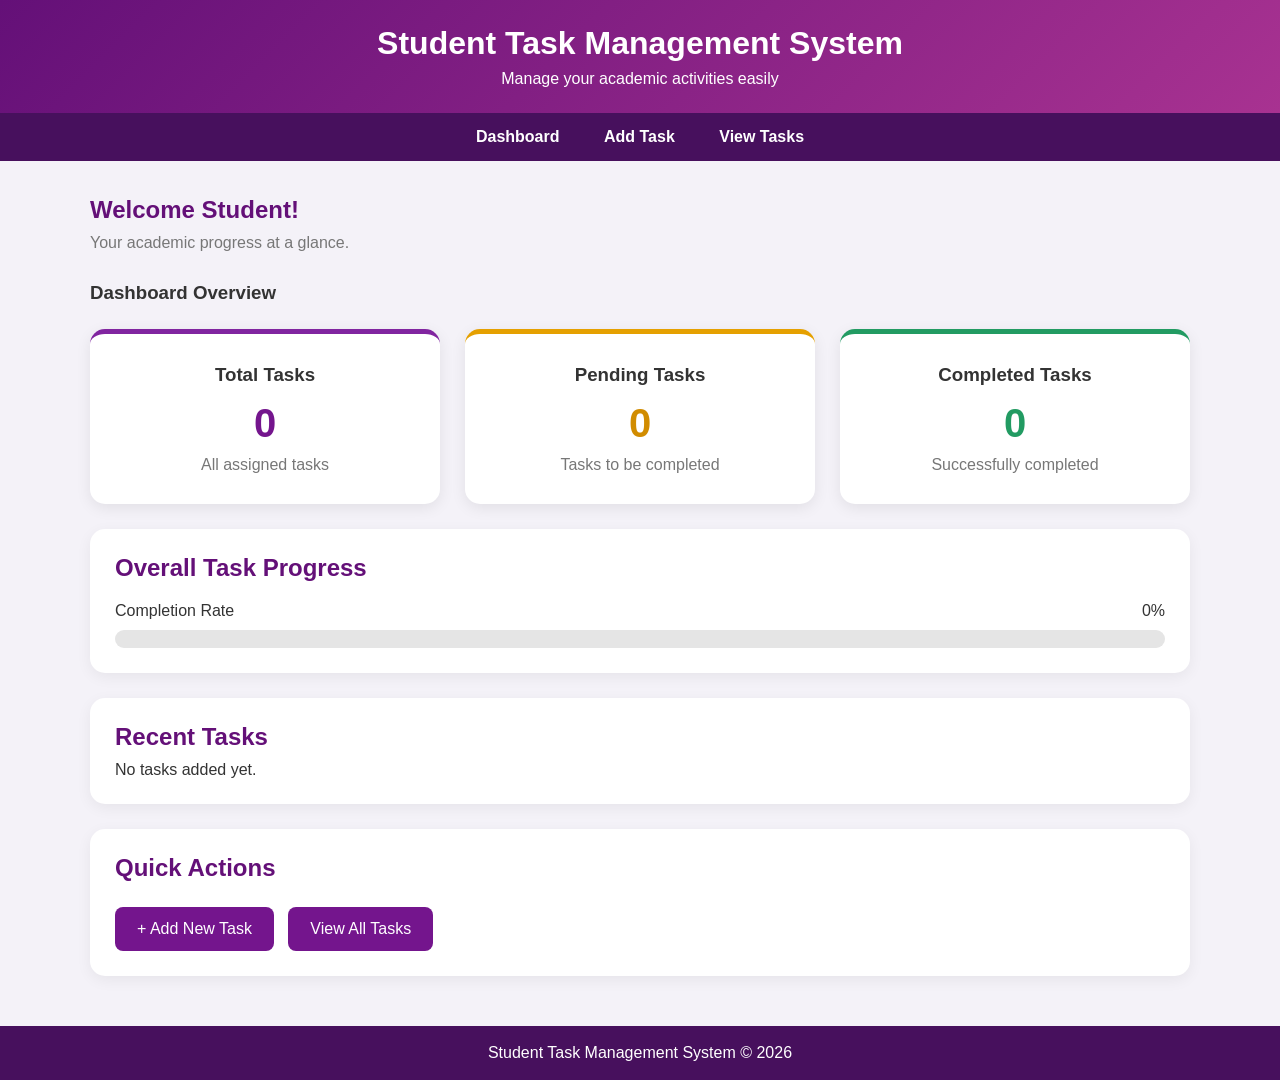
<file: index.html>
<!DOCTYPE html>
<html>
<head>
    <title>Student Task Management</title>
    <link rel="stylesheet" href="style.css">
</head>

<body>

    <header>
        <h1>Student Task Management System</h1>
        <p>Manage your academic activities easily</p>
    </header>

    <nav>
        <a href="index.html">Dashboard</a>
        <a href="add.html">Add Task</a>
        <a href="view.html">View Tasks</a>
    </nav>

    <main>

        <h2>Welcome Student!</h2>
        <p class="subtitle">Your academic progress at a glance.</p>

        <h3>Dashboard Overview</h3>

        <section class="dashboard">

            <div class="card total">
                <h3>Total Tasks</h3>
                <h1 id="total">0</h1>
                <p>All assigned tasks</p>
            </div>

            <div class="card pending">
                <h3>Pending Tasks</h3>
                <h1 id="pending">0</h1>
                <p>Tasks to be completed</p>
            </div>

            <div class="card completed">
                <h3>Completed Tasks</h3>
                <h1 id="completed">0</h1>
                <p>Successfully completed</p>
            </div>

        </section>

        <section class="progress-section">
            <h2>Overall Task Progress</h2>

            <div class="progress-info">
                <span>Completion Rate</span>
                <span id="percentage">0%</span>
            </div>

            <div class="progress-bar">
                <div id="progress"></div>
            </div>
        </section>

        <section class="recent-section">
            <h2>Recent Tasks</h2>
            <div id="recentTasks">
                <p>No tasks added yet.</p>
            </div>
        </section>

        <section class="quick-actions">
            <h2>Quick Actions</h2>

            <a href="add.html">+ Add New Task</a>
            <a href="view.html">View All Tasks</a>
        </section>

    </main>

    <footer>
        <p>Student Task Management System © 2026</p>
    </footer>

    <script src="script.js"></script>

</body>
</html>
</file>
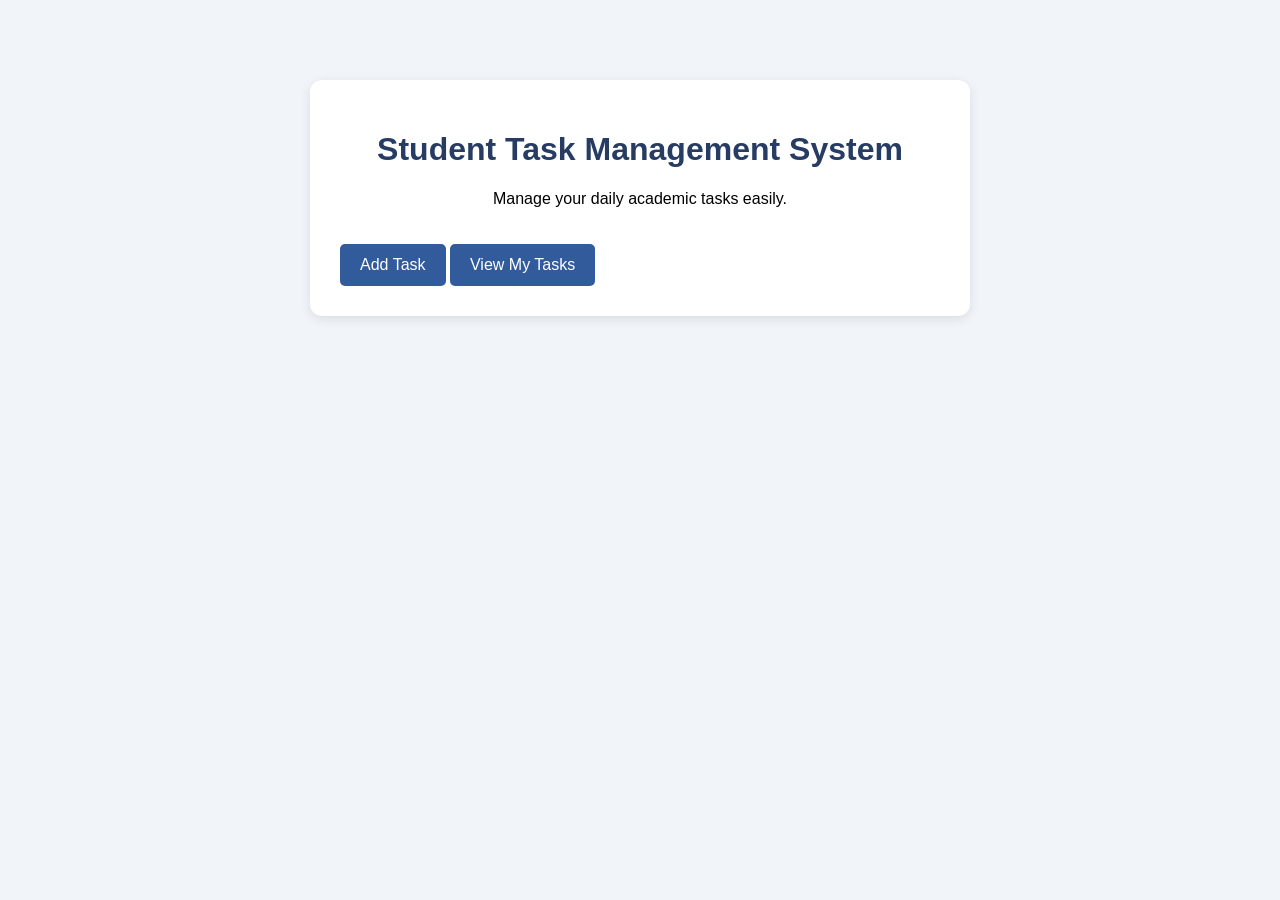
<file: Student2-Module2/index.html>
<!DOCTYPE html>
<html>
<head>
    <title>Student Task Management</title>
    <link rel="stylesheet" href="style.css">
</head>
<body>

<div class="container">
    <h1>Student Task Management System</h1>
    <p>Manage your daily academic tasks easily.</p>

    <a href="add-task.html" class="btn">Add Task</a>
    <a href="view-task.html" class="btn">View My Tasks</a>
</div>

</body>
</html>
</file>
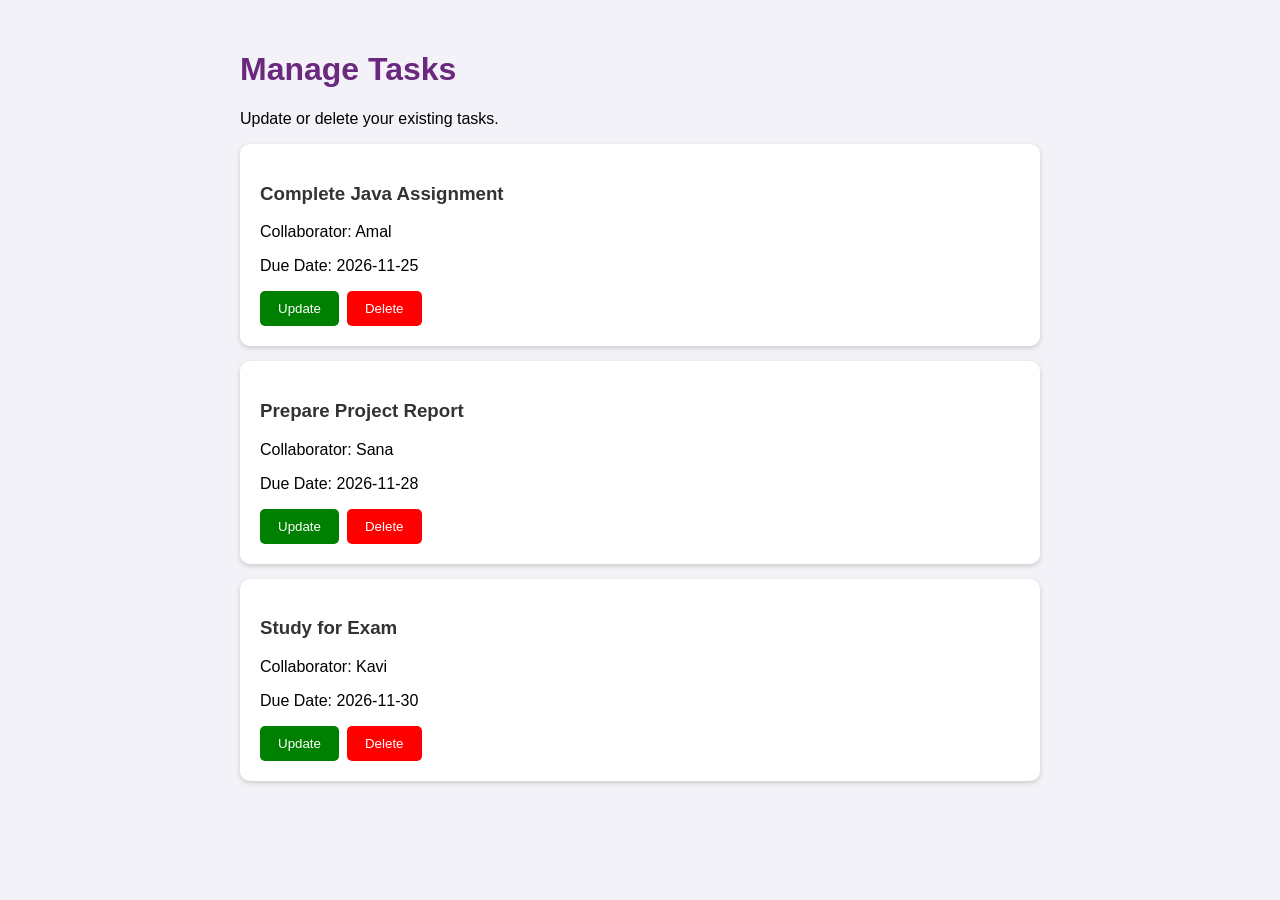
<file: Student3-Module3/index.html>
<!DOCTYPE html>
<html>
<head>
    <title>Manage Tasks</title>
    <link rel="stylesheet" href="style.css">
</head>
<body>

    <div class="container">

        <h1>Manage Tasks</h1>
        <p>Update or delete your existing tasks.</p>

        <div id="taskList"></div>

    </div>

    <script src="script.js"></script>
</body>
</html>
</file>
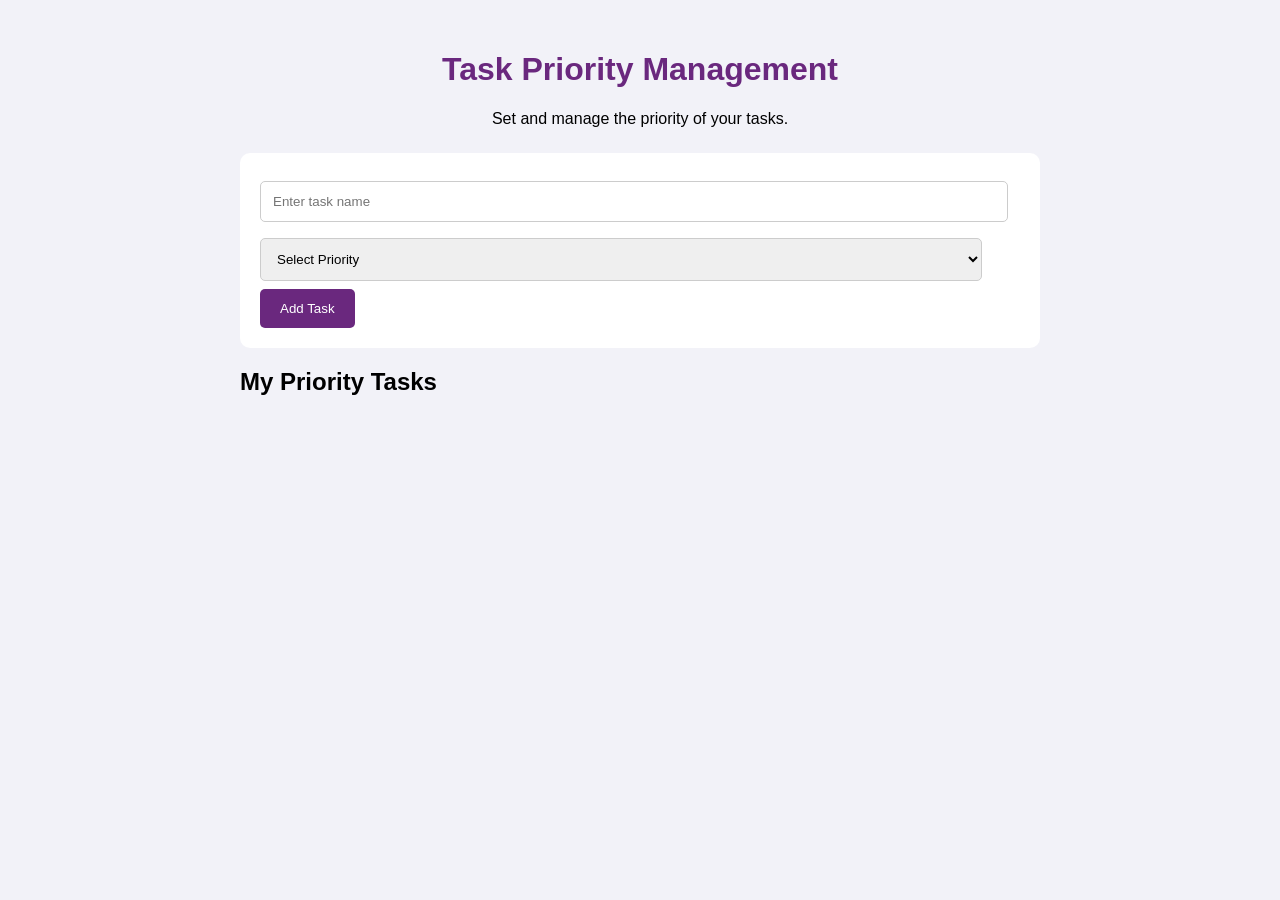
<file: Student4-Module4/index.html>
<!DOCTYPE html>
<html>
<head>
    <title>Task Priority Management</title>
    <link rel="stylesheet" href="style.css">
</head>
<body>

    <div class="container">

        <h1>Task Priority Management</h1>
        <p>Set and manage the priority of your tasks.</p>

        <div class="form">
            <input type="text" id="taskName"
                placeholder="Enter task name">

            <select id="priority">
                <option value="">Select Priority</option>
                <option value="High">High</option>
                <option value="Medium">Medium</option>
                <option value="Low">Low</option>
            </select>

            <button onclick="addPriorityTask()">
                Add Task
            </button>
        </div>

        <h2>My Priority Tasks</h2>

        <div id="taskList"></div>

    </div>

    <script src="script.js"></script>

</body>
</html>
</file>
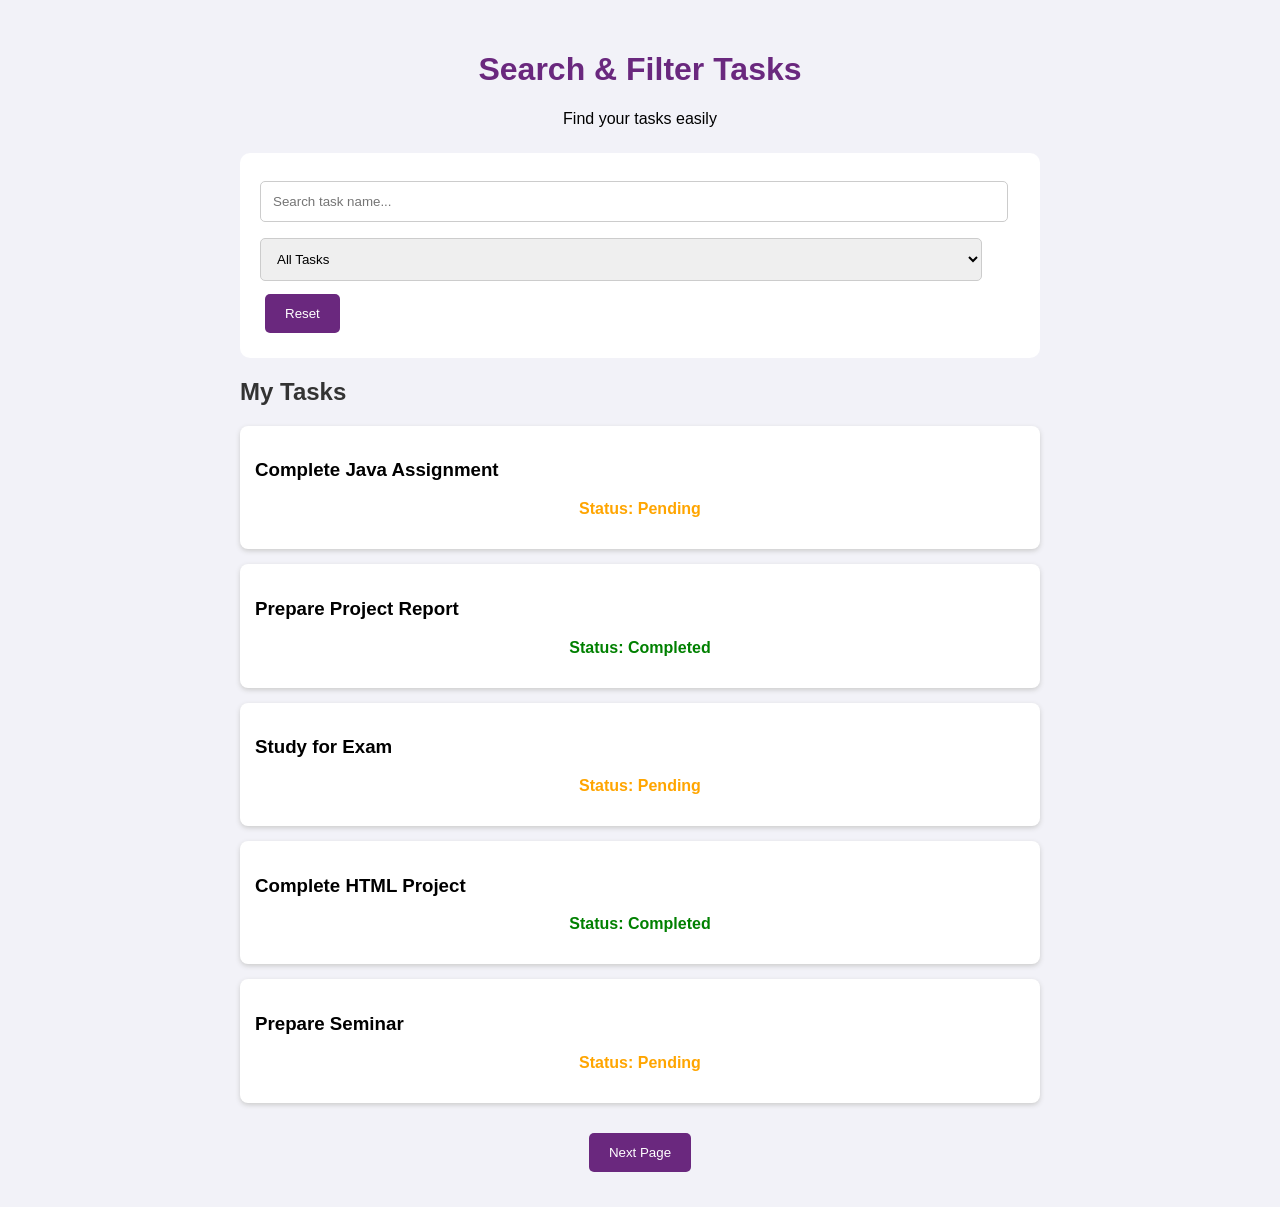
<file: Student5-Module5/index.html>
<!DOCTYPE html>
<html>
<head>
    <title>Search and Filter Tasks</title>
    <link rel="stylesheet" href="style.css">
</head>
<body>

    <div class="container">

        <h1>Search & Filter Tasks</h1>
        <p>Find your tasks easily</p>

        <div class="search-box">

            <input
                type="text"
                id="searchInput"
                placeholder="Search task name..."
                oninput="filterTasks()"
            >

            <select id="statusFilter"
                    onchange="filterTasks()">

                <option value="All">All Tasks</option>
                <option value="Pending">Pending</option>
                <option value="Completed">Completed</option>

            </select>

            <button onclick="resetFilters()">
                Reset
            </button>

        </div>

        <h2>My Tasks</h2>

        <div id="taskList"></div>

        <div class="navigation">

            <button onclick="goToDashboard()">
                Next Page
            </button>

        </div>

    </div>

    <script src="script.js"></script>

</body>
</html>
</file>
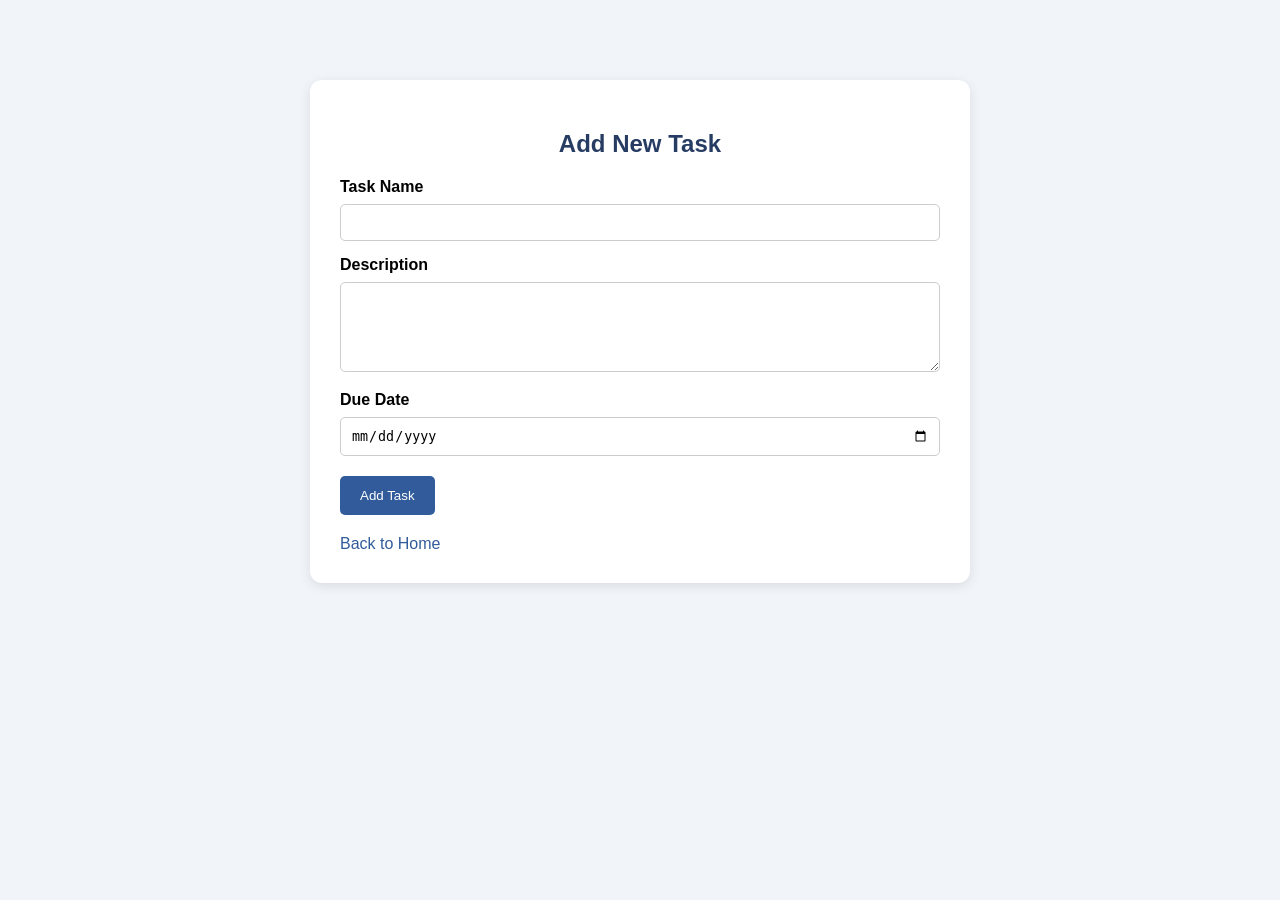
<file: Student2-Module2/add-task.html>
<!DOCTYPE html>
<html>
<head>
    <title>Add Task</title>
    <link rel="stylesheet" href="style.css">
</head>
<body>

<div class="container">
    <h2>Add New Task</h2>

    <form id="taskForm">

        <label>Task Name</label>
        <input type="text" id="taskName" required>

        <label>Description</label>
        <textarea id="description" required></textarea>

        <label>Due Date</label>
        <input type="date" id="date" required>

        <button type="submit" class="btn">Add Task</button>

    </form>

    <a href="index.html" class="back">Back to Home</a>
</div>

<script src="script.js"></script>
</body>
</html>
</file>
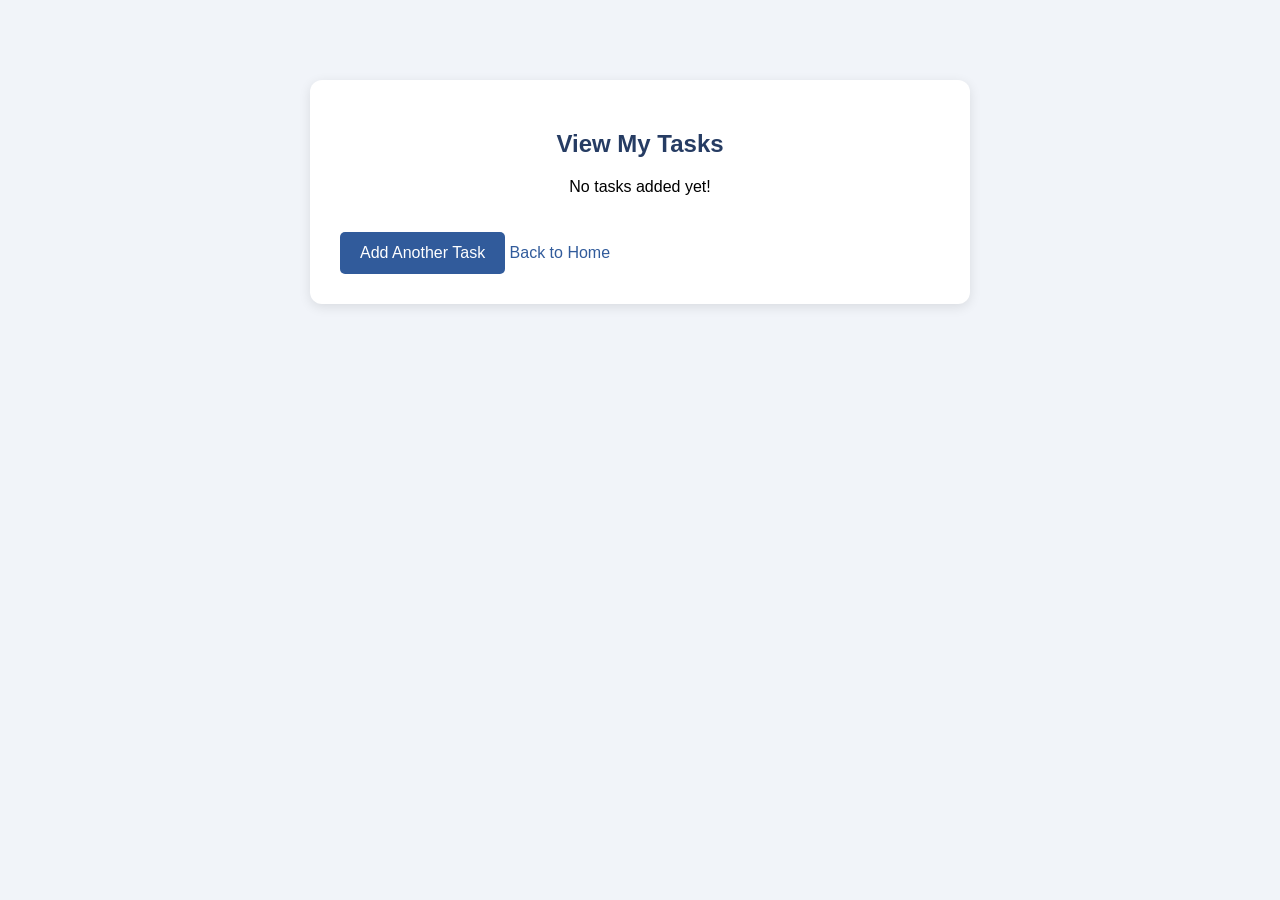
<file: Student2-Module2/view-task.html>
<!DOCTYPE html>
<html>
<head>
    <title>View My Tasks</title>
    <link rel="stylesheet" href="style.css">
</head>
<body>

<div class="container">
    <h2>View My Tasks</h2>

    <div id="taskList"></div>

    <a href="add-task.html" class="btn">Add Another Task</a>
    <a href="index.html" class="back">Back to Home</a>
</div>

<script src="script.js"></script>
</body>
</html>
</file>
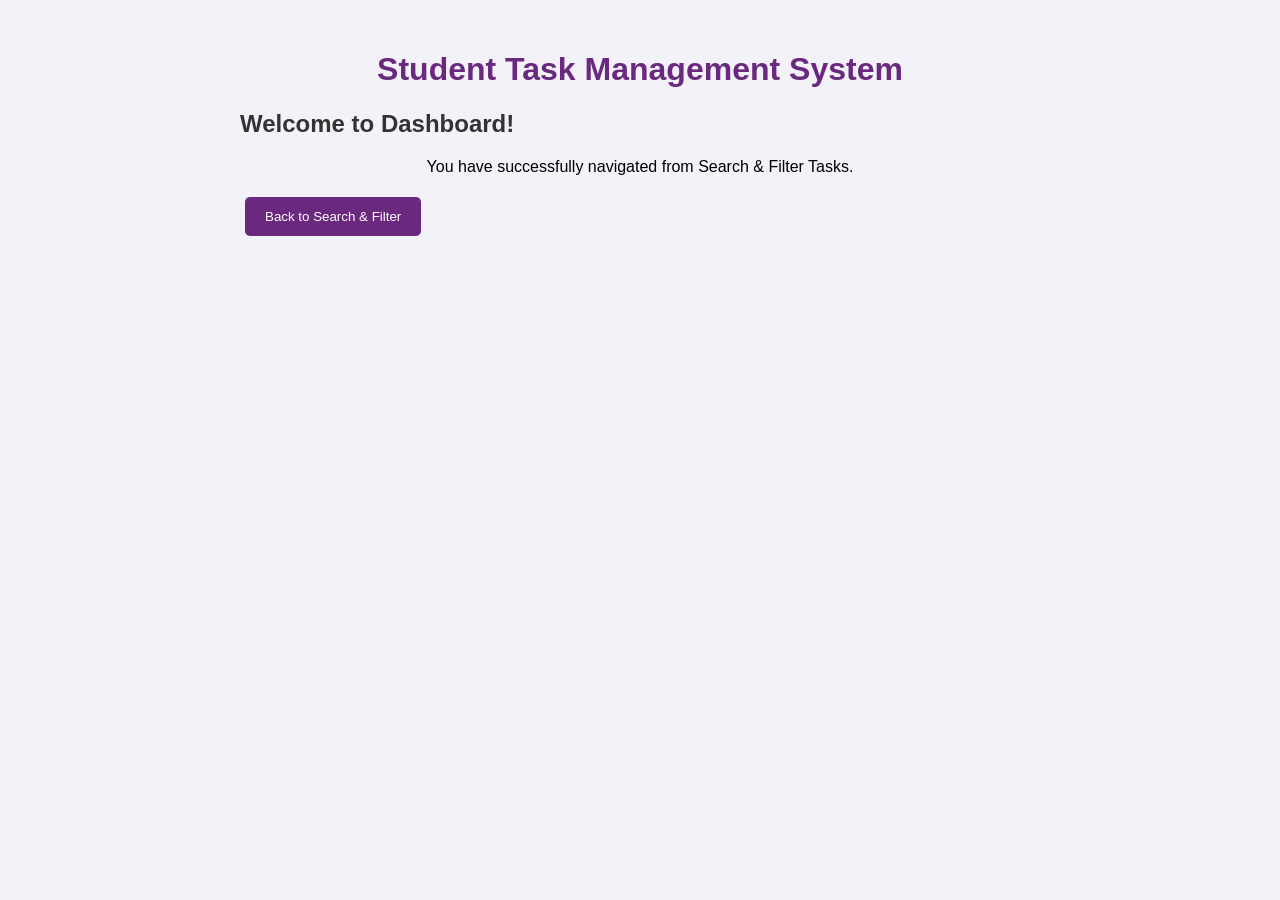
<file: Student5-Module5/dashboard.html>
<!DOCTYPE html>
<html>
<head>
    <title>Student Task Dashboard</title>
    <link rel="stylesheet" href="style.css">
</head>
<body>

    <div class="container">

        <h1>Student Task Management System</h1>

        <h2>Welcome to Dashboard!</h2>

        <p>You have successfully navigated
           from Search & Filter Tasks.</p>

        <button onclick="history.back()">
            Back to Search & Filter
        </button>

    </div>

</body>
</html>
</file>
<file: style.css>
* {
    margin: 0;
    padding: 0;
    box-sizing: border-box;
}

body {
    font-family: Arial, sans-serif;
    background: #f4f2f8;
    color: #333;
}

header {
    background: linear-gradient(135deg, #641078, #a83291);
    color: white;
    text-align: center;
    padding: 25px;
}

header h1 {
    margin-bottom: 8px;
}

nav {
    background: #47105d;
    padding: 15px;
    text-align: center;
}

nav a {
    color: white;
    text-decoration: none;
    margin: 0 20px;
    font-weight: bold;
}

nav a:hover {
    color: #ffd6ff;
}

main {
    width: 90%;
    max-width: 1100px;
    margin: 35px auto;
}

main h2 {
    color: #641078;
    margin-bottom: 10px;
}

.subtitle {
    color: #777;
    margin-bottom: 30px;
}

.dashboard {
    display: grid;
    grid-template-columns: repeat(3, 1fr);
    gap: 25px;
    margin: 25px 0;
}

.card {
    padding: 30px 20px;
    text-align: center;
    background: white;
    border-radius: 15px;
    box-shadow: 0 4px 15px rgba(0,0,0,0.08);
    border-top: 5px solid #8125a0;
    transition: 0.3s;
}

.card:hover {
    transform: translateY(-7px);
}

.card h3 {
    margin-bottom: 15px;
}

.card h1 {
    font-size: 40px;
    color: #74158d;
    margin-bottom: 10px;
}

.card p {
    color: #777;
}

.pending {
    border-top-color: #e5a000;
}

.pending h1 {
    color: #d18c00;
}

.completed {
    border-top-color: #229b62;
}

.completed h1 {
    color: #229b62;
}

.progress-section,
.recent-section,
.quick-actions {
    background: white;
    padding: 25px;
    margin-top: 25px;
    border-radius: 15px;
    box-shadow: 0 4px 15px rgba(0,0,0,0.06);
}

.progress-info {
    display: flex;
    justify-content: space-between;
    margin: 20px 0 10px;
}

.progress-bar {
    width: 100%;
    height: 18px;
    background: #e5e5e5;
    border-radius: 20px;
    overflow: hidden;
}

#progress {
    width: 0%;
    height: 100%;
    background: linear-gradient(90deg, #641078, #bd50c9);
    border-radius: 20px;
    transition: width 0.5s;
}

.recent-task {
    padding: 15px;
    margin-top: 12px;
    background: #f8f2fa;
    border-radius: 8px;
    display: flex;
    justify-content: space-between;
    gap: 10px;
}

.status {
    color: #229b62;
    font-weight: bold;
}

.quick-actions a {
    display: inline-block;
    background: #74158d;
    color: white;
    padding: 13px 22px;
    margin: 15px 10px 0 0;
    text-decoration: none;
    border-radius: 8px;
}

.quick-actions a:hover {
    background: #47105d;
}

footer {
    background: #47105d;
    color: white;
    text-align: center;
    padding: 18px;
    margin-top: 50px;
}

@media(max-width: 700px) {
    .dashboard {
        grid-template-columns: 1fr;
    }

    nav a {
        margin: 0 7px;
    }
}
</file>
<file: Student2-Module2/style.css>
body {
    font-family: Arial, sans-serif;
    background: #f1f4f9;
    margin: 0;
    padding: 30px;
}

.container {
    background: white;
    max-width: 600px;
    margin: 50px auto;
    padding: 30px;
    border-radius: 12px;
    box-shadow: 0 3px 12px rgba(0,0,0,0.1);
}

h1, h2 {
    text-align: center;
    color: #263c63;
}

p {
    text-align: center;
}

label {
    display: block;
    margin-top: 15px;
    font-weight: bold;
}

input, textarea {
    width: 100%;
    padding: 10px;
    margin-top: 8px;
    box-sizing: border-box;
    border: 1px solid #ccc;
    border-radius: 5px;
}

textarea {
    height: 90px;
}

.btn {
    display: inline-block;
    background: #315b9b;
    color: white;
    padding: 12px 20px;
    margin-top: 20px;
    text-decoration: none;
    border: none;
    border-radius: 5px;
    cursor: pointer;
}

.back {
    display: inline-block;
    margin-top: 20px;
    color: #315b9b;
    text-decoration: none;
}

.task {
    background: #eef3fa;
    padding: 15px;
    margin: 15px 0;
    border-radius: 8px;
}

.task button {
    margin: 8px 5px 0 0;
    padding: 8px 12px;
    cursor: pointer;
}
</file>
<file: Student3-Module3/style.css>
body {
    font-family: Arial, sans-serif;
    background-color: #f2f2f8;
    margin: 0;
    padding: 30px;
}

.container {
    max-width: 800px;
    margin: auto;
}

h1 {
    color: #6a287e;
}

.task {
    background-color: white;
    padding: 20px;
    margin: 15px 0;
    border-radius: 10px;
    box-shadow: 0 2px 5px #ccc;
}

.task h3 {
    color: #333;
}

button {
    padding: 10px 18px;
    border: none;
    border-radius: 5px;
    color: white;
    cursor: pointer;
    margin-right: 8px;
}

.update {
    background-color: green;
}

.delete {
    background-color: red;
}

button:hover {
    opacity: 0.8;
}
</file>
<file: Student4-Module4/style.css>
body {
    font-family: Arial, sans-serif;
    background-color: #f2f2f8;
    margin: 0;
    padding: 30px;
}

.container {
    max-width: 800px;
    margin: auto;
}

h1 {
    color: #6a287e;
    text-align: center;
}

p {
    text-align: center;
}

.form {
    background-color: white;
    padding: 20px;
    border-radius: 10px;
    margin-top: 25px;
}

input, select {
    padding: 12px;
    margin: 8px 0;
    width: 95%;
    border: 1px solid #ccc;
    border-radius: 5px;
}

button {
    background-color: #6a287e;
    color: white;
    padding: 12px 20px;
    border: none;
    border-radius: 5px;
    cursor: pointer;
}

.task {
    background-color: white;
    padding: 15px;
    margin-top: 15px;
    border-radius: 8px;
}

.high {
    color: red;
    font-weight: bold;
}

.medium {
    color: orange;
    font-weight: bold;
}

.low {
    color: green;
    font-weight: bold;
}
</file>
<file: Student5-Module5/style.css>
body {
    font-family: Arial, sans-serif;
    background-color: #f2f2f8;
    margin: 0;
    padding: 30px;
}

.container {
    max-width: 800px;
    margin: auto;
}

h1 {
    color: #6a287e;
    text-align: center;
}

h2 {
    color: #333;
}

p {
    text-align: center;
}

.search-box {
    background-color: white;
    padding: 20px;
    border-radius: 10px;
    margin-top: 25px;
}

input, select {
    width: 95%;
    padding: 12px;
    margin: 8px 0;
    border: 1px solid #ccc;
    border-radius: 5px;
}

button {
    background-color: #6a287e;
    color: white;
    padding: 12px 20px;
    border: none;
    border-radius: 5px;
    cursor: pointer;
    margin: 5px;
}

button:hover {
    opacity: 0.8;
}

.task {
    background-color: white;
    padding: 15px;
    margin-top: 15px;
    border-radius: 8px;
    box-shadow: 0 2px 5px #ccc;
}

.pending {
    color: orange;
    font-weight: bold;
}

.completed {
    color: green;
    font-weight: bold;
}

.no-result {
    color: red;
    text-align: center;
    padding: 15px;
}

.navigation {
    text-align: center;
    margin-top: 25px;
}
</file>
